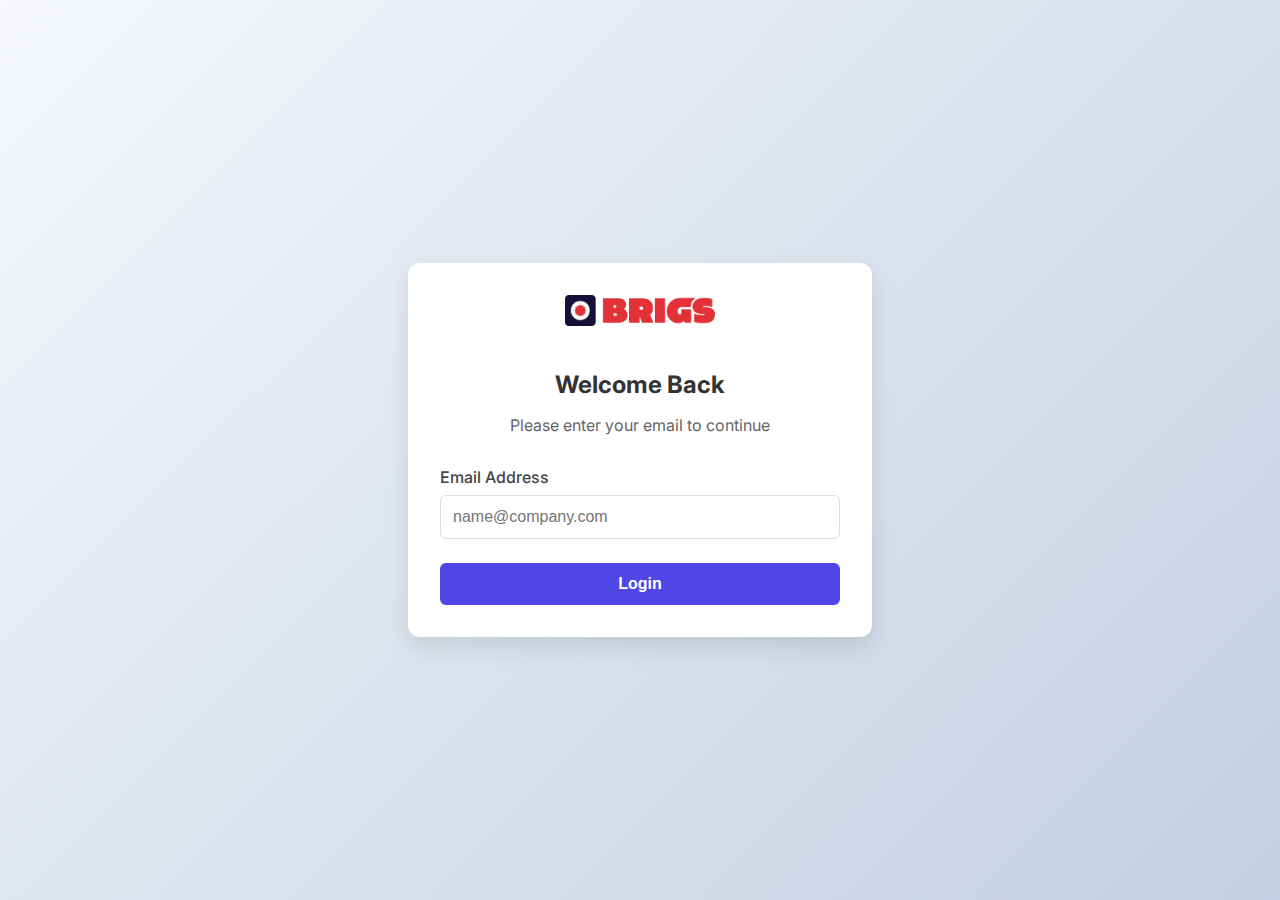
<file: login.html>
<!DOCTYPE html>
<html lang="en">
<head>
    <meta charset="UTF-8">
    <meta name="viewport" content="width=device-width, initial-scale=1.0">
    <title>Login - ProTools Suite</title>
    <link href="https://fonts.googleapis.com/css2?family=Inter:wght@400;500;700&display=swap" rel="stylesheet">
    <style>
        body {
            font-family: 'Inter', sans-serif;
            background: linear-gradient(135deg, #f5f7fa 0%, #c3cfe2 100%);
            display: flex;
            justify-content: center;
            align-items: center;
            height: 100vh;
            margin: 0;
        }
        .login-container {
            background: white;
            padding: 2rem;
            border-radius: 12px;
            box-shadow: 0 10px 25px rgba(0,0,0,0.1);
            width: 100%;
            max-width: 400px;
            text-align: center;
        }
        .logo {
            max-width: 150px;
            margin-bottom: 1.5rem;
        }
        h1 {
            color: #333;
            margin-bottom: 0.5rem;
            font-size: 1.5rem;
        }
        p {
            color: #666;
            margin-bottom: 2rem;
        }
        .input-group {
            margin-bottom: 1.5rem;
            text-align: left;
        }
        label {
            display: block;
            margin-bottom: 0.5rem;
            color: #444;
            font-weight: 500;
        }
        input[type="email"] {
            width: 100%;
            padding: 0.75rem;
            border: 1px solid #ddd;
            border-radius: 6px;
            font-size: 1rem;
            box-sizing: border-box; /* Important for padding */
        }
        button {
            width: 100%;
            padding: 0.75rem;
            background-color: #4f46e5;
            color: white;
            border: none;
            border-radius: 6px;
            font-size: 1rem;
            font-weight: 600;
            cursor: pointer;
            transition: background-color 0.2s;
        }
        button:hover {
            background-color: #4338ca;
        }
        .error-msg {
            color: #dc2626;
            font-size: 0.875rem;
            margin-top: 0.5rem;
            display: none;
        }
    </style>
</head>
<body>
    <div class="login-container">
        <img src="logo.png" alt="ProTools Logo" class="logo">
        <h1>Welcome Back</h1>
        <p>Please enter your email to continue</p>
        
        <form id="loginForm">
            <div class="input-group">
                <label for="email">Email Address</label>
                <input type="email" id="email" placeholder="name@company.com" required>
                <div id="errorMsg" class="error-msg"></div>
            </div>
            <button type="submit">Login</button>
        </form>
    </div>

    <script>
        document.getElementById('loginForm').addEventListener('submit', function(e) {
            e.preventDefault();
            const email = document.getElementById('email').value.trim().toLowerCase();
            const errorMsg = document.getElementById('errorMsg');
            
            if (!email) {
                errorMsg.textContent = "Please enter your email address.";
                errorMsg.style.display = 'block';
                return;
            }

            // Simple domain check
            if (email.endsWith('@brigs-espro.com')) {
                localStorage.setItem('userAccessLevel', 'full');
            } else {
                localStorage.setItem('userAccessLevel', 'complaintOnly');
            }
            
            // Store email for reference if needed
            localStorage.setItem('userEmail', email);

            // Redirect to main app
            window.location.href = 'index.html';
        });
    </script>
</body>
</html>
</file>
